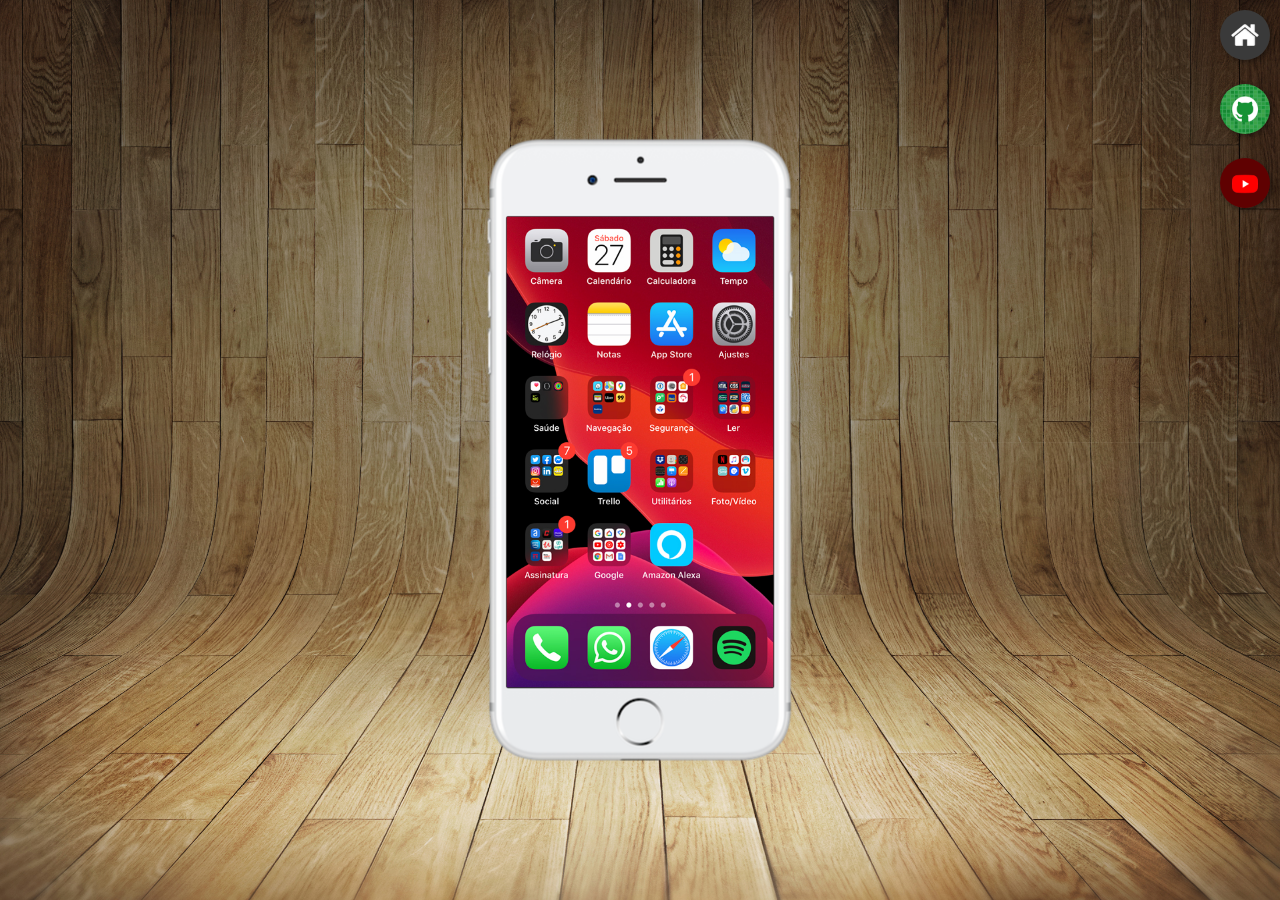
<file: index.html>
<!DOCTYPE html>
<html lang="pt-br">

<head>
  <meta charset="UTF-8">
  <meta name="viewport" content="width=device-width, initial-scale=1.0">

  <link rel="shortcut icon" href="favicon.ico" type="image/x-icon">
  <title>Projeto Redes Sociais</title>
  <link rel="stylesheet" href="estilos/style.css">
</head>

<body>
  <main>
    <section id="telefone">
      <iframe src="home.html" name="tela" id="tela" frameborder="0">Seu navegador não é compatível com isso.</iframe>
    </section>
    <section id="redes-sociais">
      <a href="home.html" target="tela"><img src="imagens/logo-home.jpg" alt=""></a> <br>

      <a href="git-hub.html" target="tela"><img src="imagens/logo-github.jpg" alt=""></a> <br>

      <a href="youtube.html" target="tela"><img src="imagens/logo-youtube.jpg" alt=""></a>
    </section>
  </main>
</body>

</html>
</file>
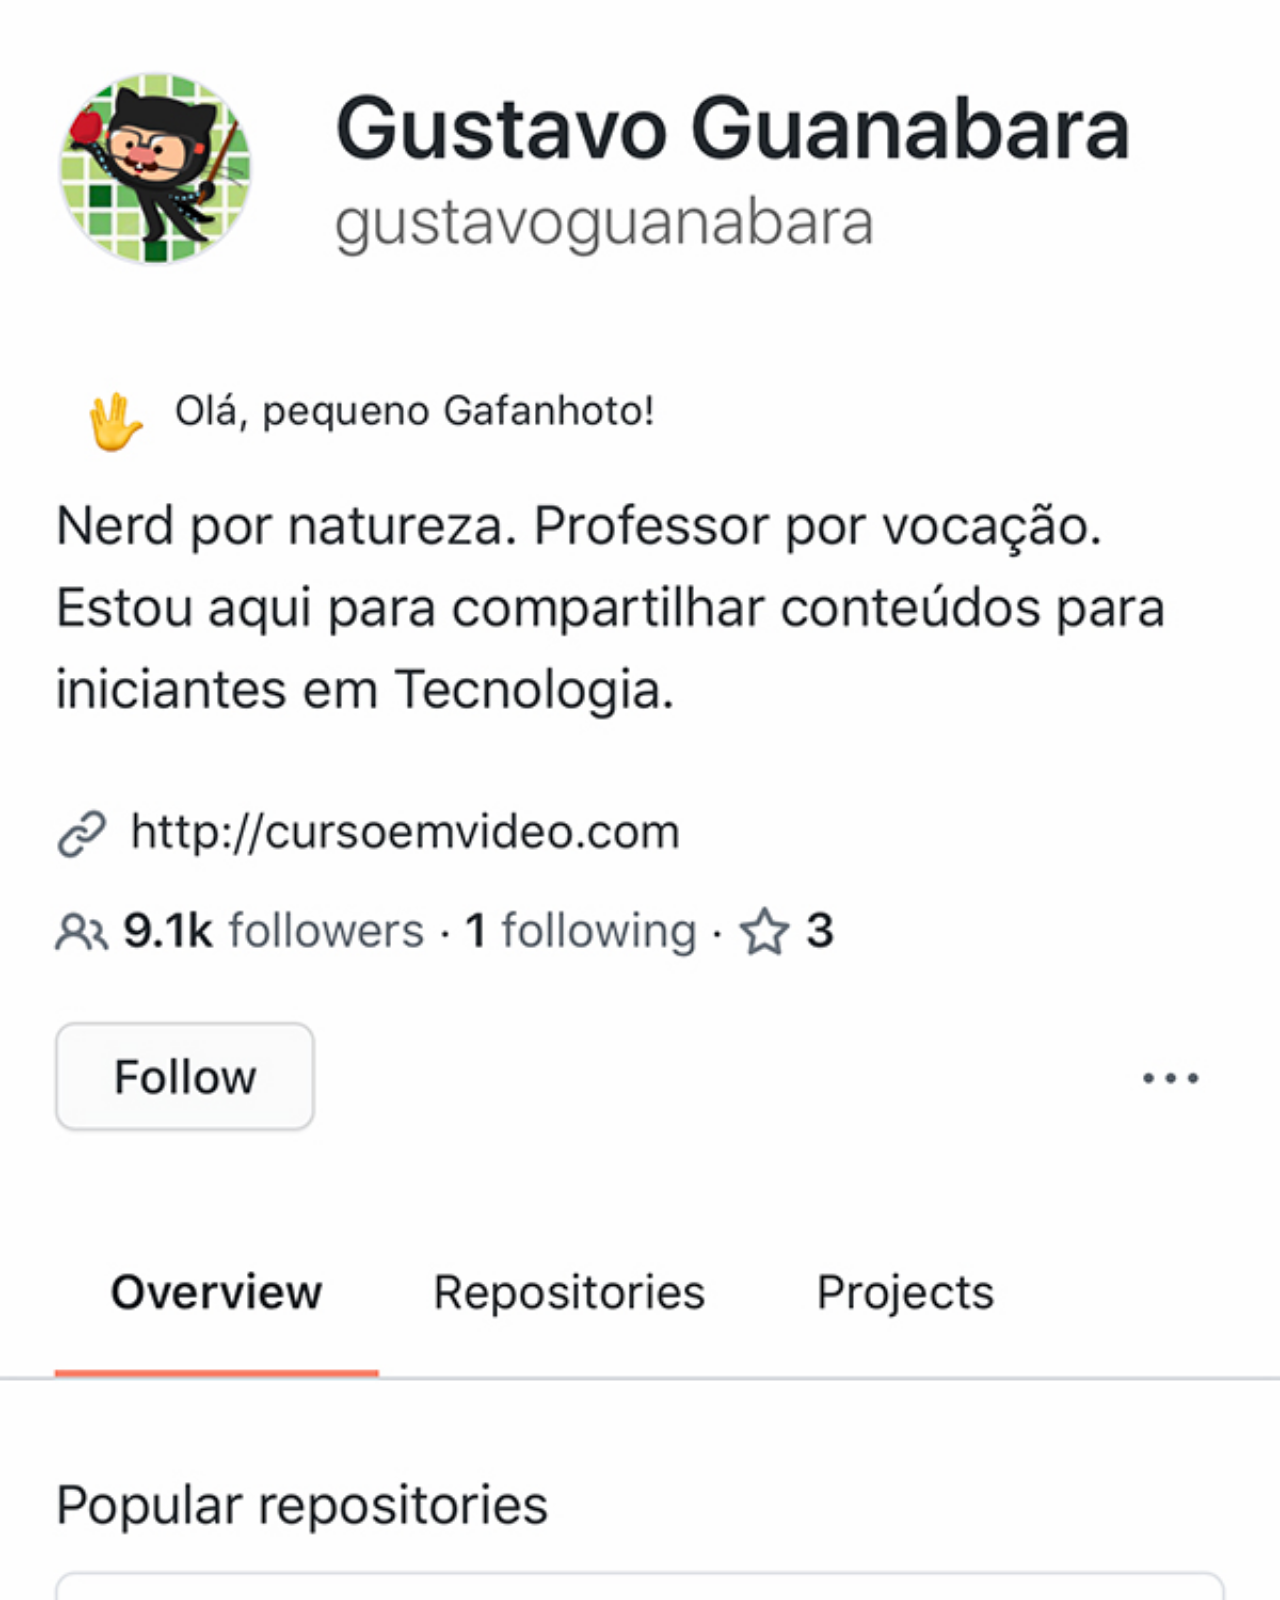
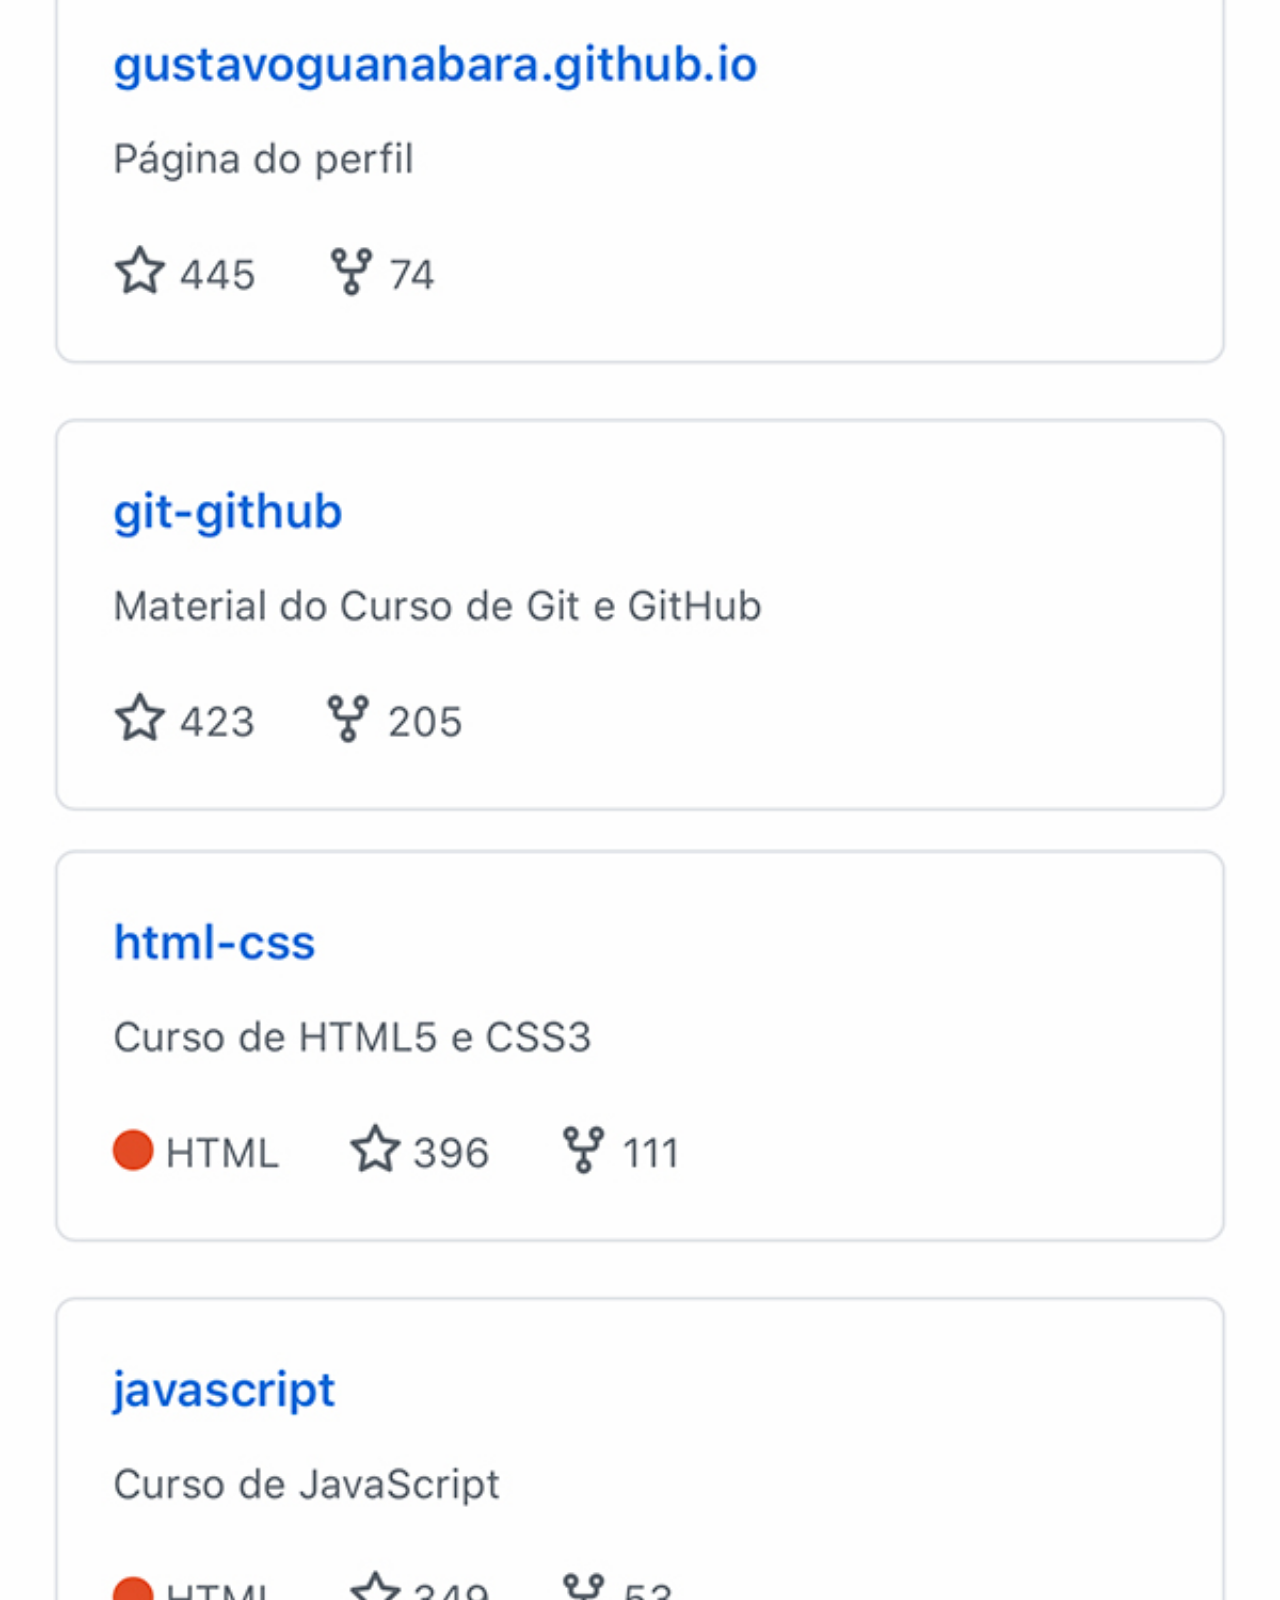
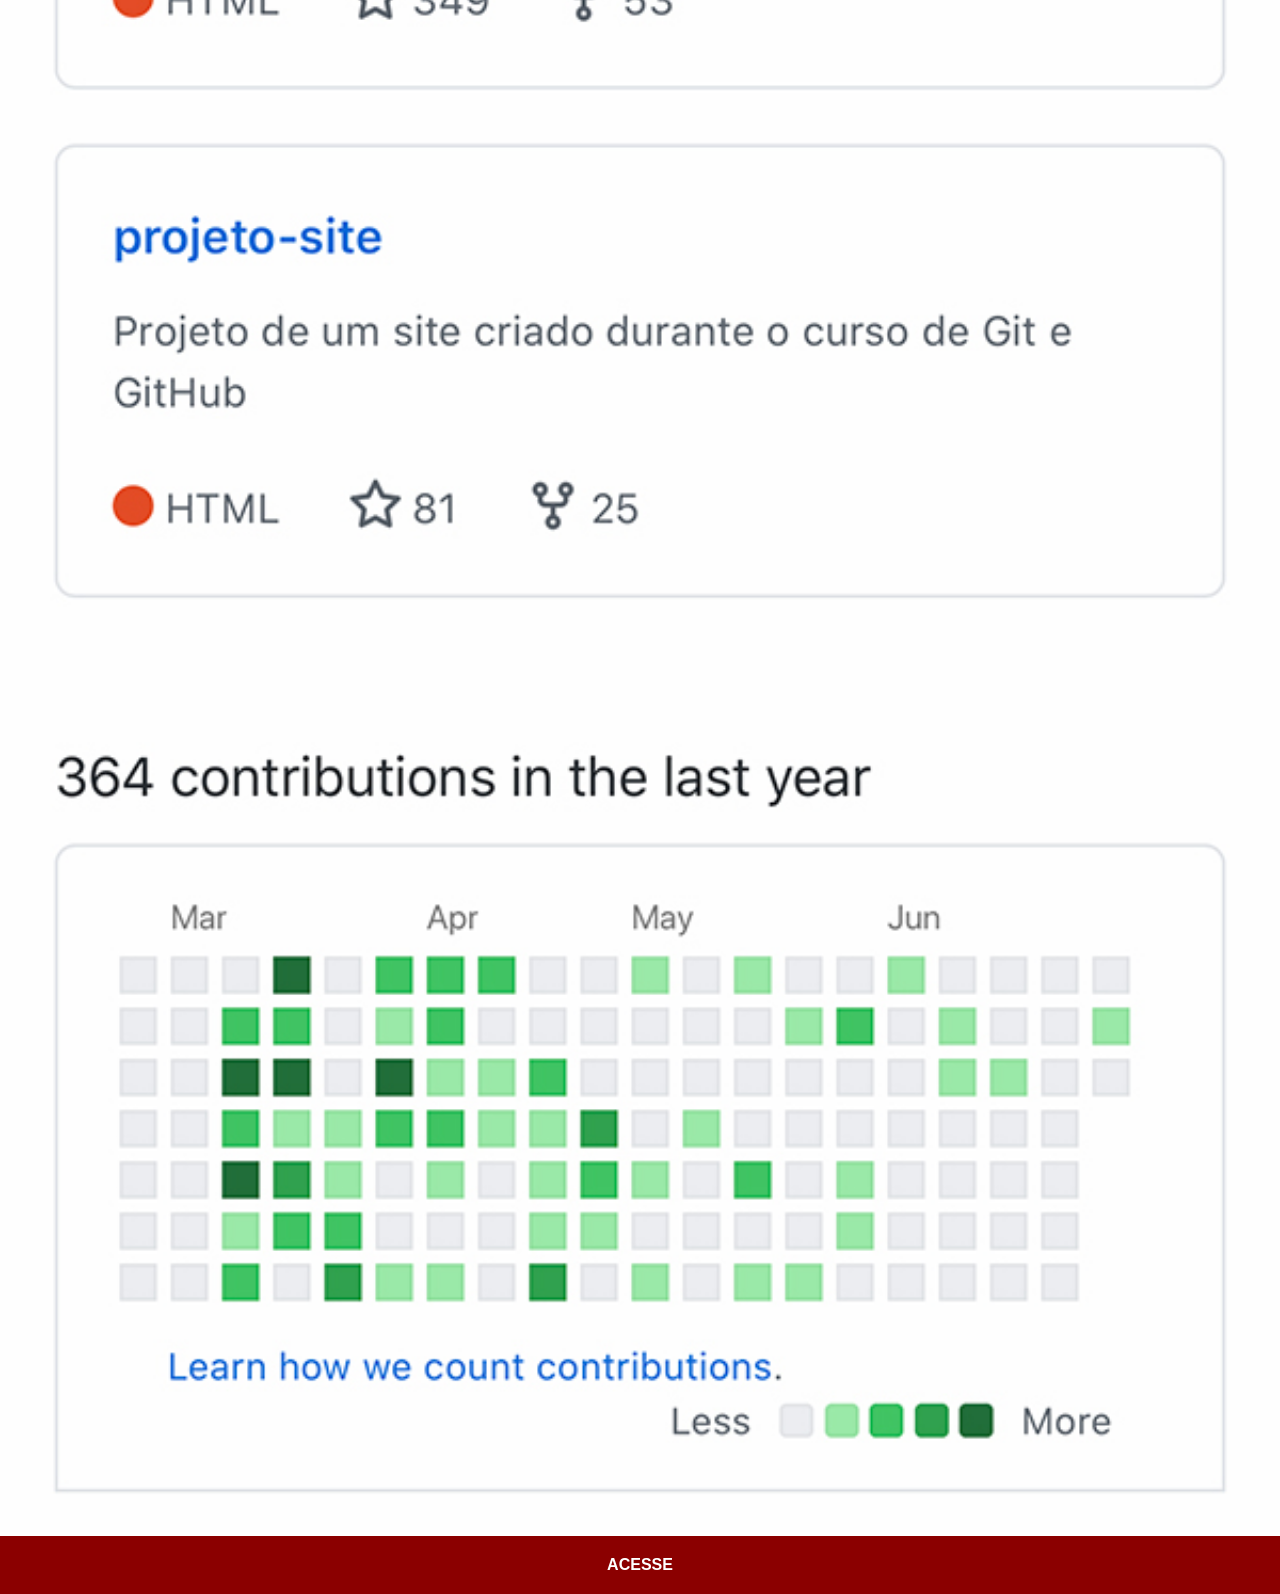
<file: git-hub.html>
<!DOCTYPE html>
<html lang="pt-br">

<head>
  <meta charset="UTF-8">
  <meta name="viewport" content="width=device-width, initial-scale=1.0">
  <title>GitHub</title>

  <link rel="stylesheet" href="estilos/social.css">
</head>

<body>
  <img src="imagens/tela-github.jpg" alt="GitHub">
  <a href="https://github.com/rodrigor-beep001?tab=overview&from=2026-05-01&to=2026-05-18" target="_blank">ACESSE</a>
</body>

</html>
</file>
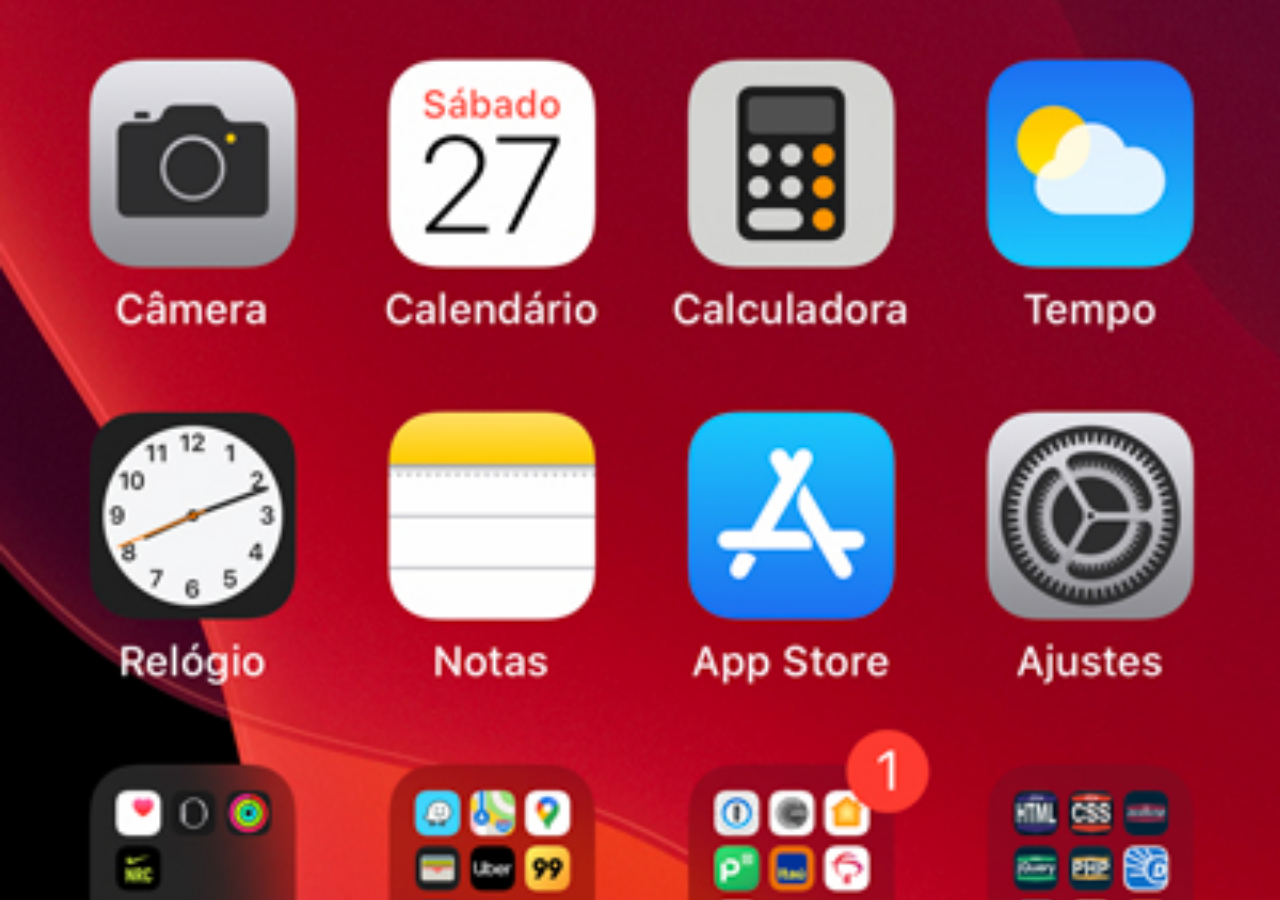
<file: home.html>
<!DOCTYPE html>
<html lang="pt-br">

<head>
  <meta charset="UTF-8">
  <meta name="viewport" content="width=device-width, initial-scale=1.0">
  <title>Home</title>
  <style>
    * {
      margin: 0;
      padding: 0;
    }

    body {
      width: 100vw;
      height: 100vh;
      background: black url('imagens/tela-home.jpg') no-repeat top center;
      background-size: cover;
    }
  </style>
</head>

<body>

</body>

</html>
</file>
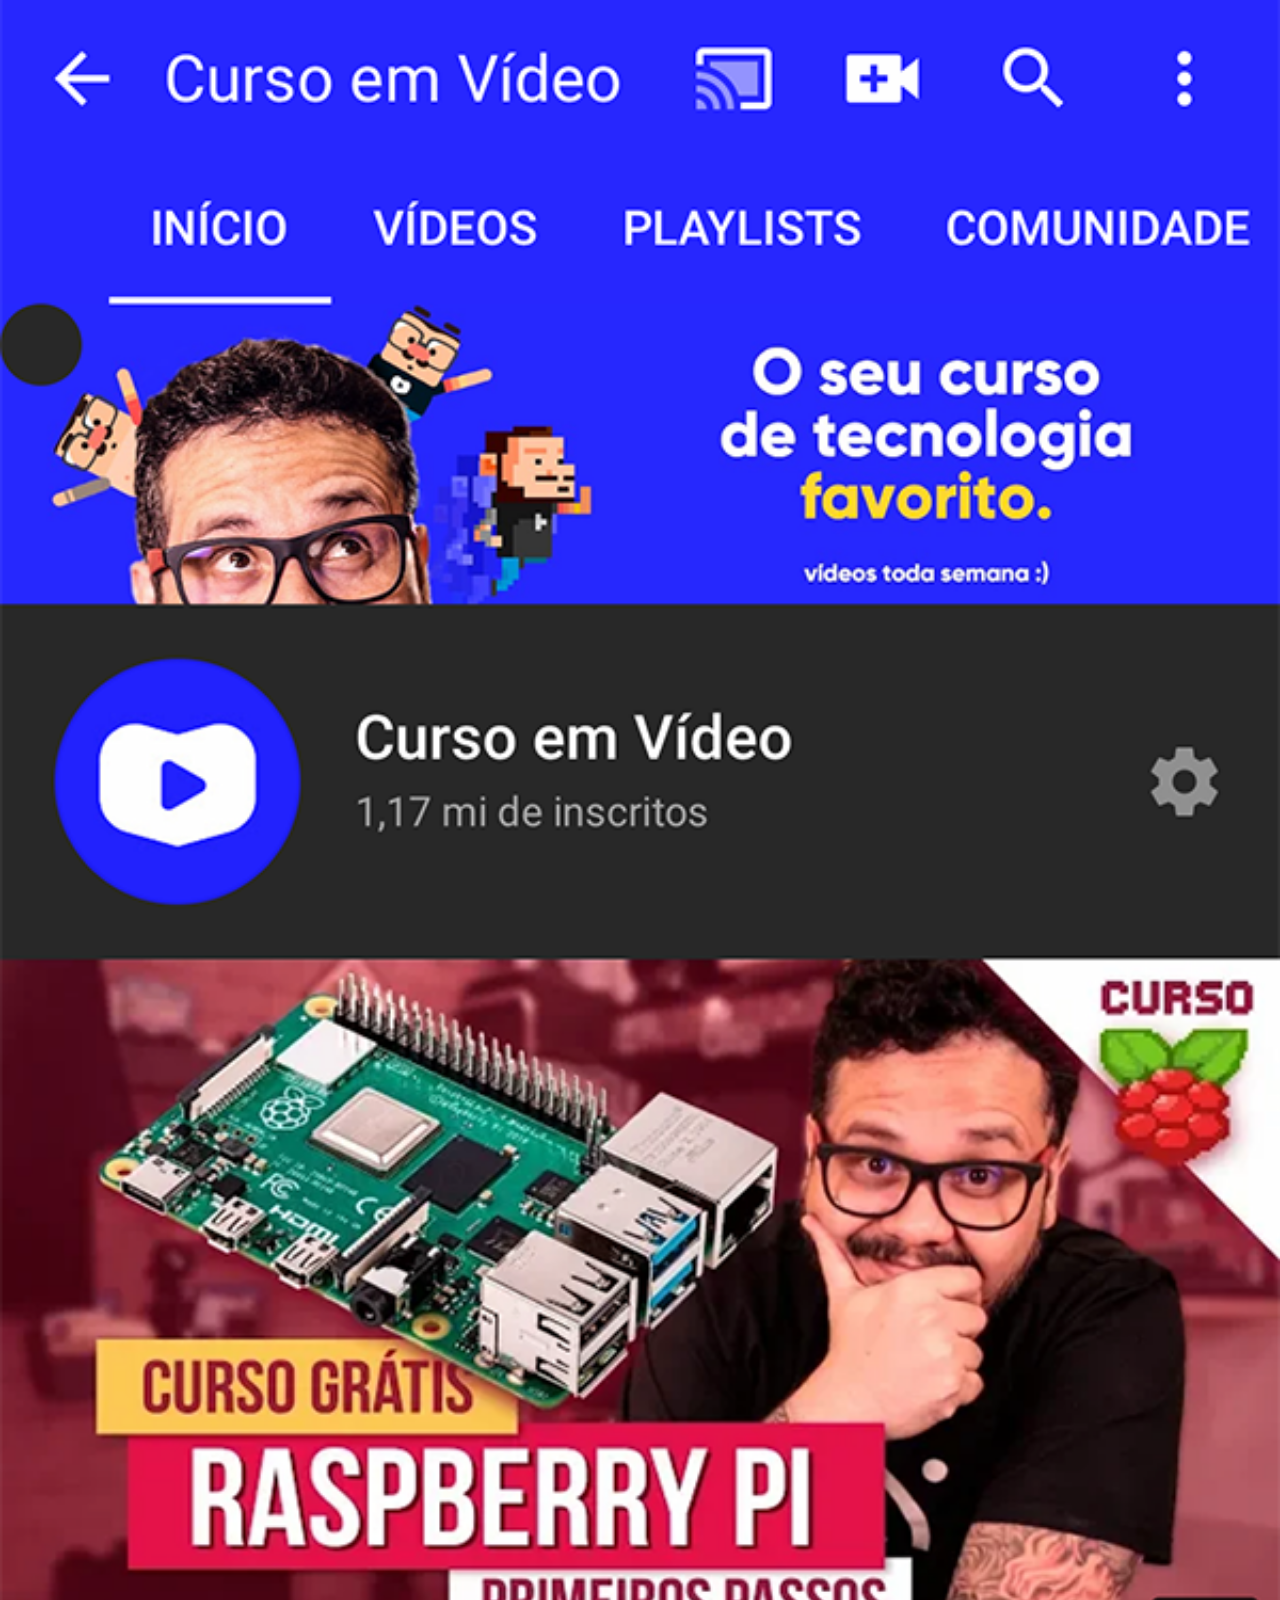
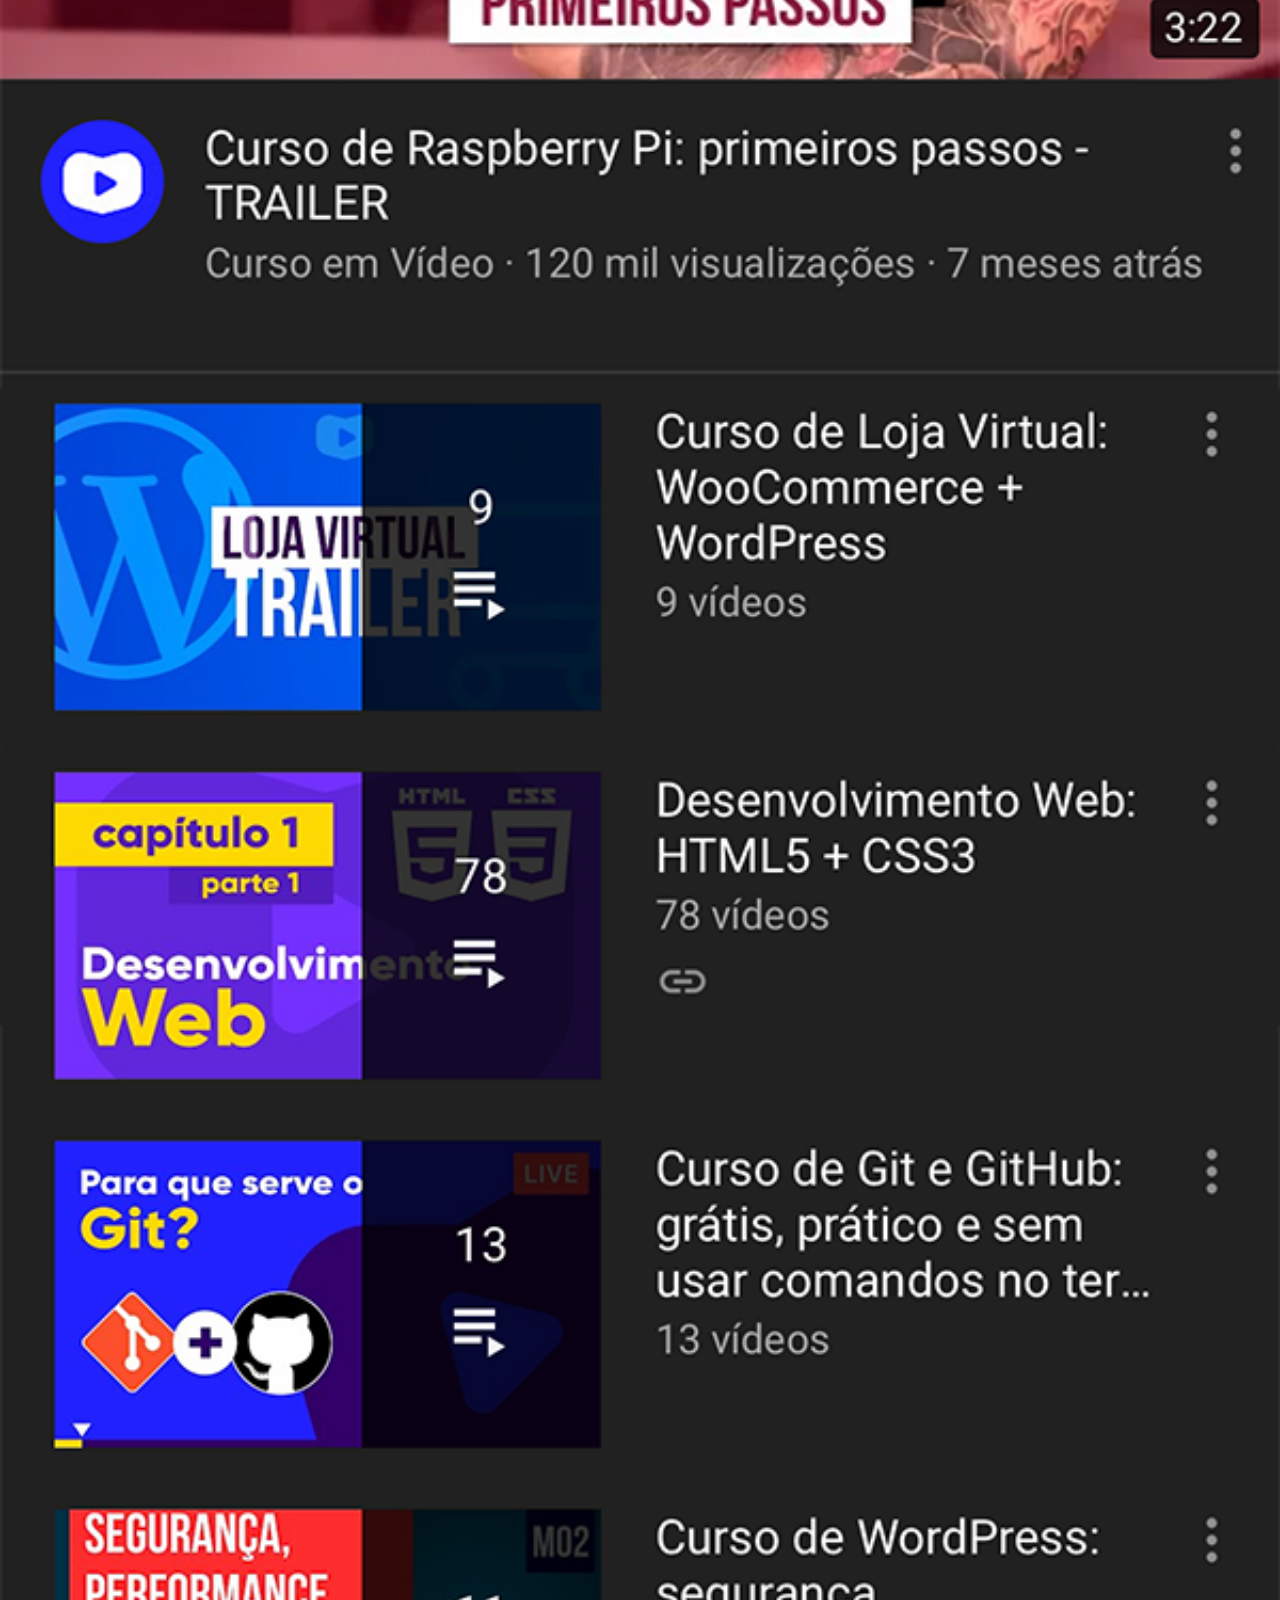
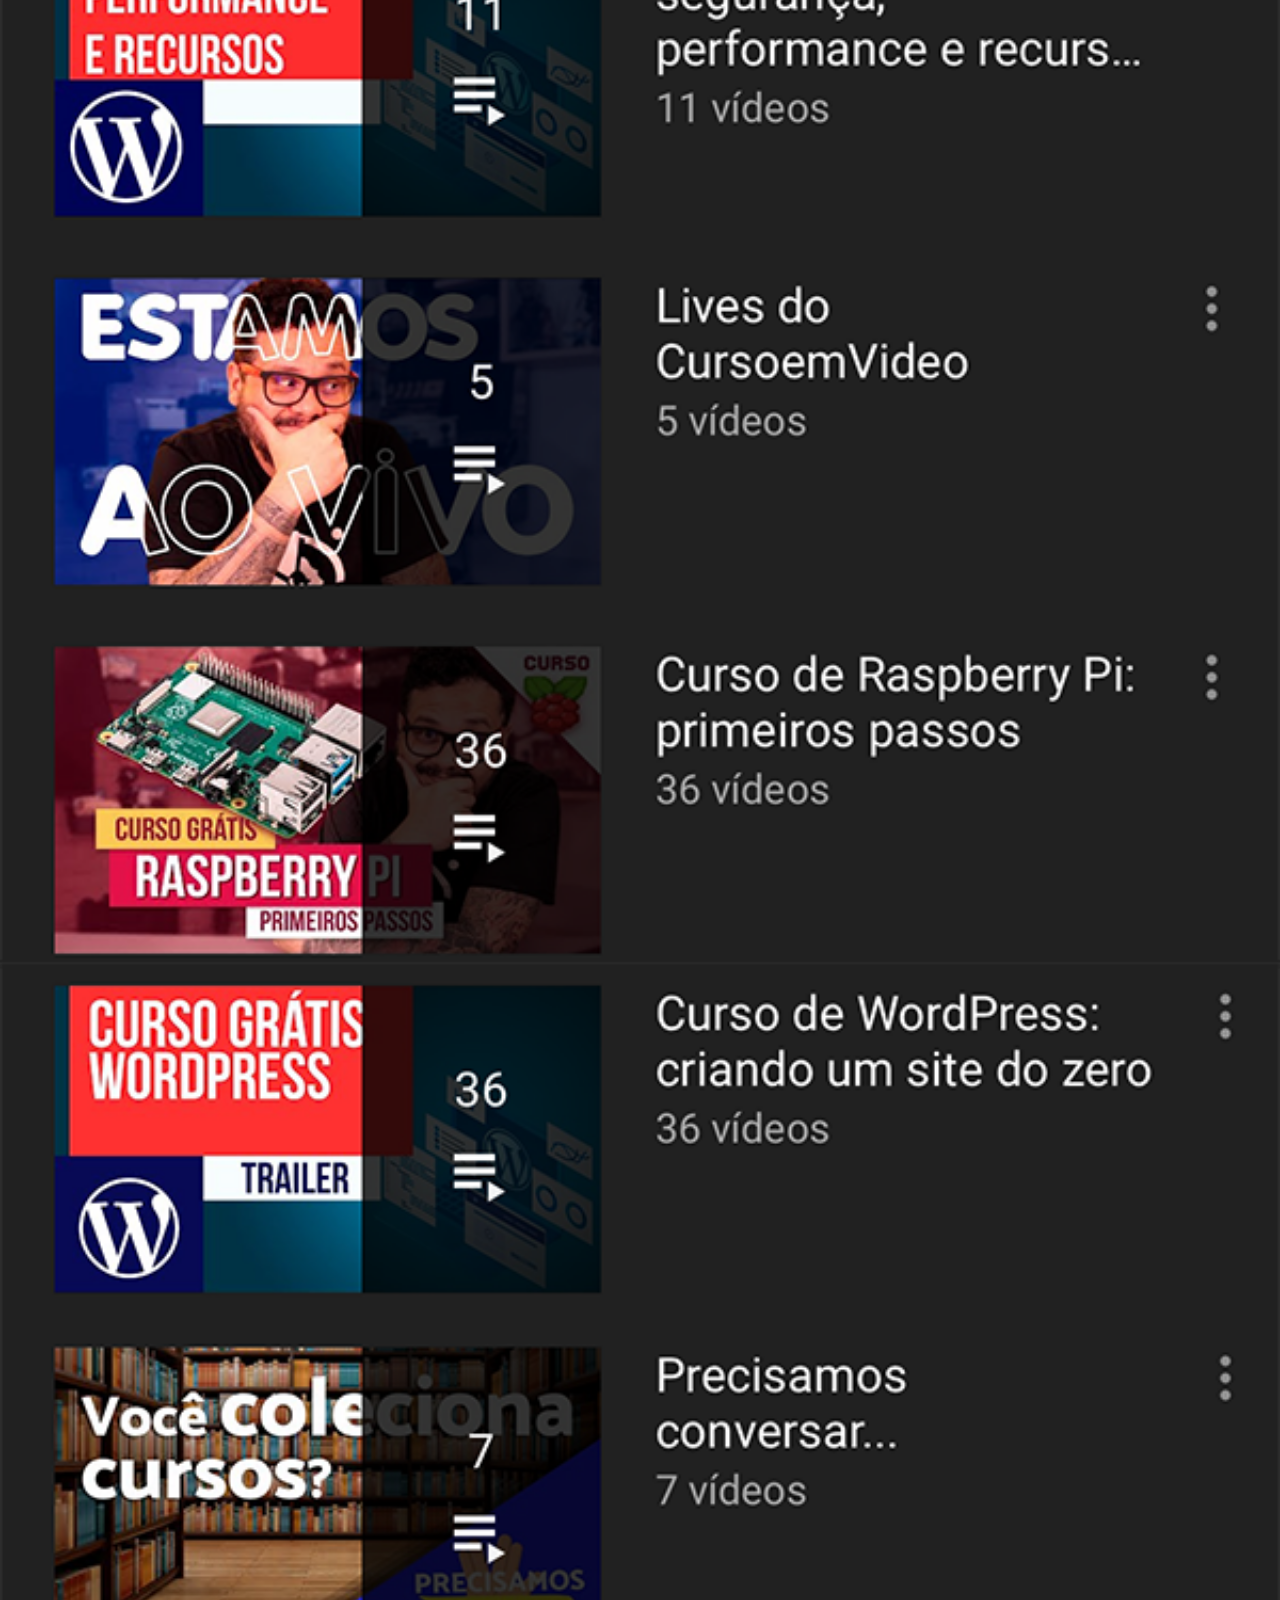
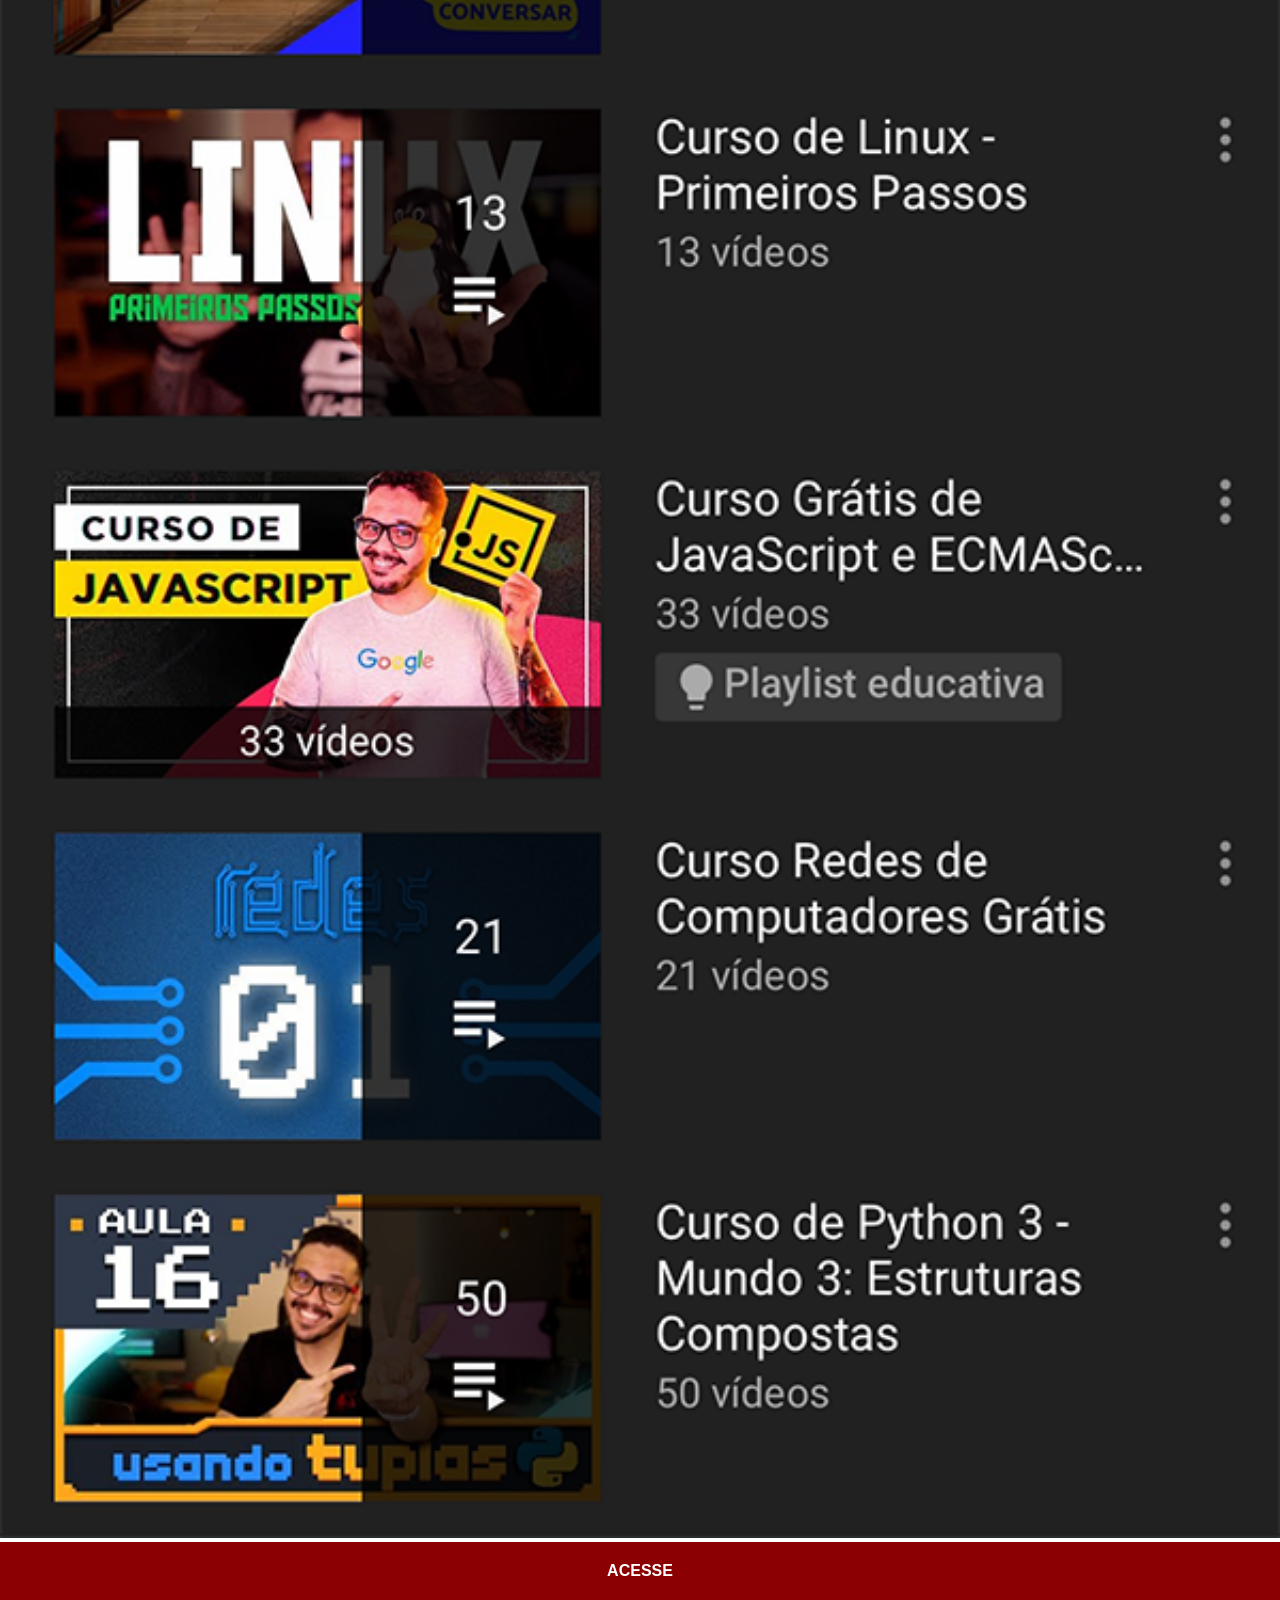
<file: youtube.html>
<!DOCTYPE html>
<html lang="pt-br">

<head>
  <meta charset="UTF-8">
  <meta name="viewport" content="width=device-width, initial-scale=1.0">
  <title>Youtube</title>

  <link rel="stylesheet" href="estilos/social.css">
</head>

<body>
  <img src="imagens/tela-youtube.png" alt="Youtube">
  <a href="https://www.youtube.com/@YodaAzul" target="_blank">ACESSE</a>
</body>

</html>
</file>
<file: estilos/style.css>
@charset "UTF-8";

* {
  margin: 0px;
  padding: 0px;
  font-family: Arial, Helvetica, sans-serif;
}

html,
body {
  height: 100vh;
  width: 100vw;
  background-color: black;
}

body {
  background: url('../imagens/fundo-madeira.jpg') no-repeat top center;
  background-size: cover;
  background-attachment: fixed;
}

main {
  position: relative;
  height: 100vh;
}

section#telefone {
  position: absolute;
  top: 50%;
  left: 50%;
  transform: translate(-50%, -50%);
  height: 627px;
  width: 311px;
  background: url('../imagens/frame-iphone.png') no-repeat;
}

iframe#tela {
  position: relative;
  top: 80px;
  left: 22px;
  width: 267px;
  height: 471px;
}

section#redes-sociais {
  text-align: right;
}

section#redes-sociais img {
  width: 50px;
  margin: 10px;
  border-radius: 50%;
  box-sizing: border-box;
  box-shadow: 2px 2px 5px rgb(0, 0, 0, 0.400);
  box-sizing: border-box;
}

section#redes-sociais img:hover {
  border: 2px solid rgb(255, 255, 255, 0.560);
  transform: translate(-3px, -3px);
  box-shadow: 5px 5px 10px rgb(0, 0, 0, 0.400);
  transition: transform 0.5s, border 1s;
}
</file>
<file: estilos/social.css>
@charset "UTF-8";

* {
  margin: 0px;
  padding: 0px;
  font-family: Arial, Helvetica, sans-serif;
}

::-webkit-scrollbar {
  width: 0px;
  height: 0px;
}

img {
  width: 100vw;
}

a {
  display: block;
  background-color: darkred;
  padding: 20px;
  text-align: center;
  font-weight: bolder;
  text-decoration: none;
  color: white;
}

a:hover {
  background-color: red;
}
</file>
